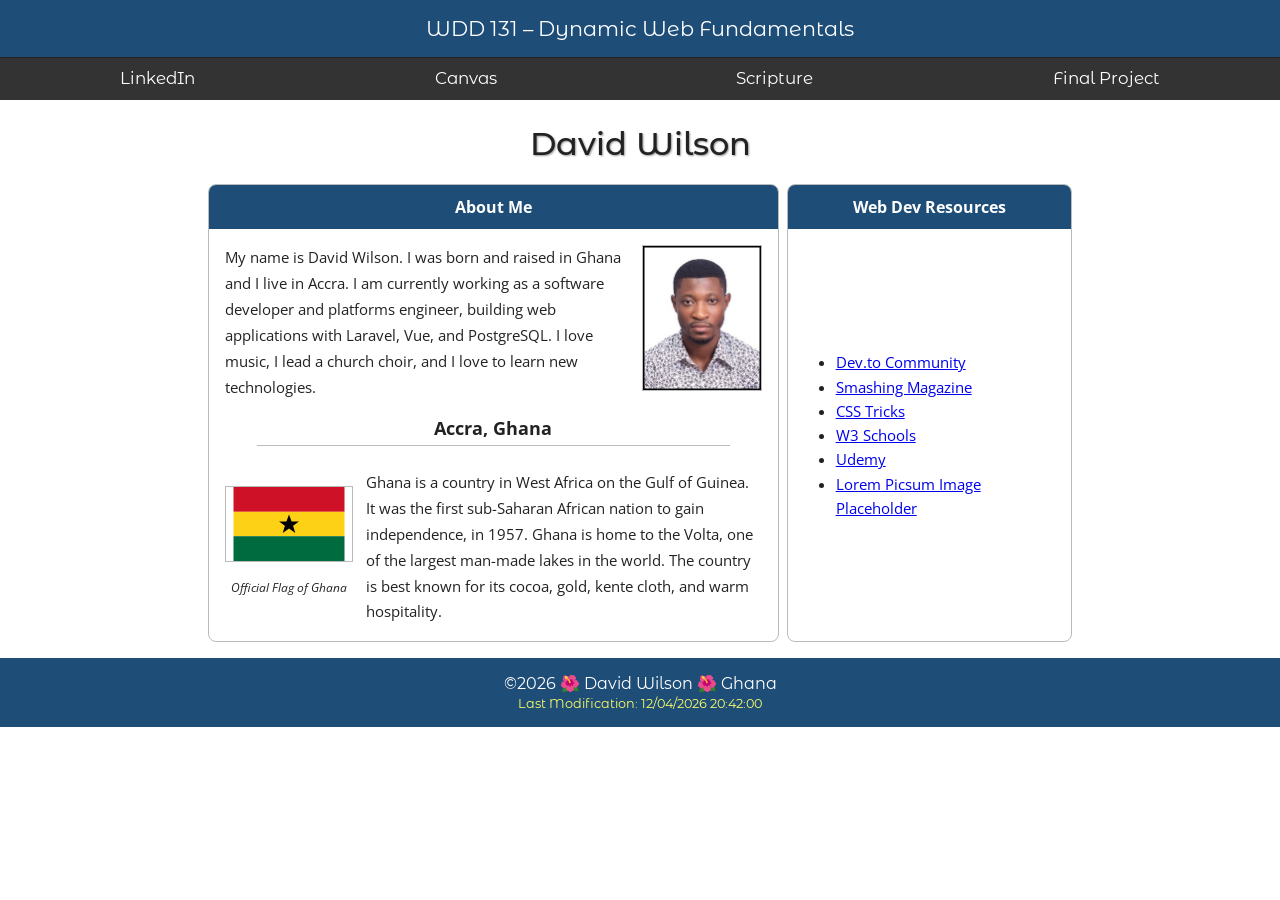
<file: index.html>
<!DOCTYPE html>
<html lang="en">
<head>
  <meta charset="UTF-8">
  <meta name="viewport" content="width=device-width, initial-scale=1.0">
  <title>WDD 131 – Dynamic Web Fundamentals – David Wilson</title>
  <meta name="description" content="WDD 131 – Dynamic Web Fundamentals course home page for David Wilson: software developer, coursework, and personal profile from Accra, Ghana.">
  <meta name="author" content="David Wilson">
  <link rel="preconnect" href="https://fonts.googleapis.com">
  <link rel="preconnect" href="https://fonts.gstatic.com" crossorigin>
  <link href="https://fonts.googleapis.com/css2?family=Montserrat+Alternates:wght@400;500&family=Open+Sans:wght@400;700&display=swap" rel="stylesheet">
  <link rel="stylesheet" href="styles/base.css">
  <script src="scripts/getdates.js" defer></script>
</head>
<body>
  <header>
    <span id="course-title">WDD 131 – Dynamic Web Fundamentals</span>
    <nav>
      <a href="https://www.linkedin.com/">LinkedIn</a>
      <a href="https://byupw.instructure.com/">Canvas</a>
      <a href="https://www.churchofjesuschrist.org/study/scriptures/bofm/ether/12?lang=eng&amp;id=p27#p27">Scripture</a>
      <a href="#">Final Project</a>
    </nav>
  </header>

  <main>
    <h1>David Wilson</h1>

    <section class="card about">
      <h2>About Me</h2>
      <div class="card-body">
        <img class="profile" src="images/profile.jpg" alt="Portrait of David Wilson" width="120" height="146">
        <p>My name is David Wilson. I was born and raised in Ghana and I live in Accra. I am currently working as a software developer and platforms engineer, building web applications with Laravel, Vue, and PostgreSQL. I love music, I lead a church choir, and I love to learn new technologies.</p>
        <h3>Accra, Ghana</h3>
        <figure>
          <img src="images/ghana.svg" alt="Flag of Ghana" width="128" height="76">
          <figcaption>Official Flag of Ghana</figcaption>
        </figure>
        <p>Ghana is a country in West Africa on the Gulf of Guinea. It was the first sub-Saharan African nation to gain independence, in 1957. Ghana is home to the Volta, one of the largest man-made lakes in the world. The country is best known for its cocoa, gold, kente cloth, and warm hospitality.</p>
      </div>
    </section>

    <section class="card resources">
      <h2>Web Dev Resources</h2>
      <div class="card-body">
        <ul>
          <li><a href="https://dev.to/">Dev.to Community</a></li>
          <li><a href="https://www.smashingmagazine.com/">Smashing Magazine</a></li>
          <li><a href="https://css-tricks.com/">CSS Tricks</a></li>
          <li><a href="https://www.w3schools.com/">W3 Schools</a></li>
          <li><a href="https://www.udemy.com/">Udemy</a></li>
          <li><a href="https://picsum.photos/">Lorem Picsum Image Placeholder</a></li>
        </ul>
      </div>
    </section>
  </main>

  <footer>
    <p>&copy;<span id="currentyear"></span> 🌺 David Wilson 🌺 Ghana</p>
    <p id="lastModified"></p>
  </footer>
</body>
</html>
</file>
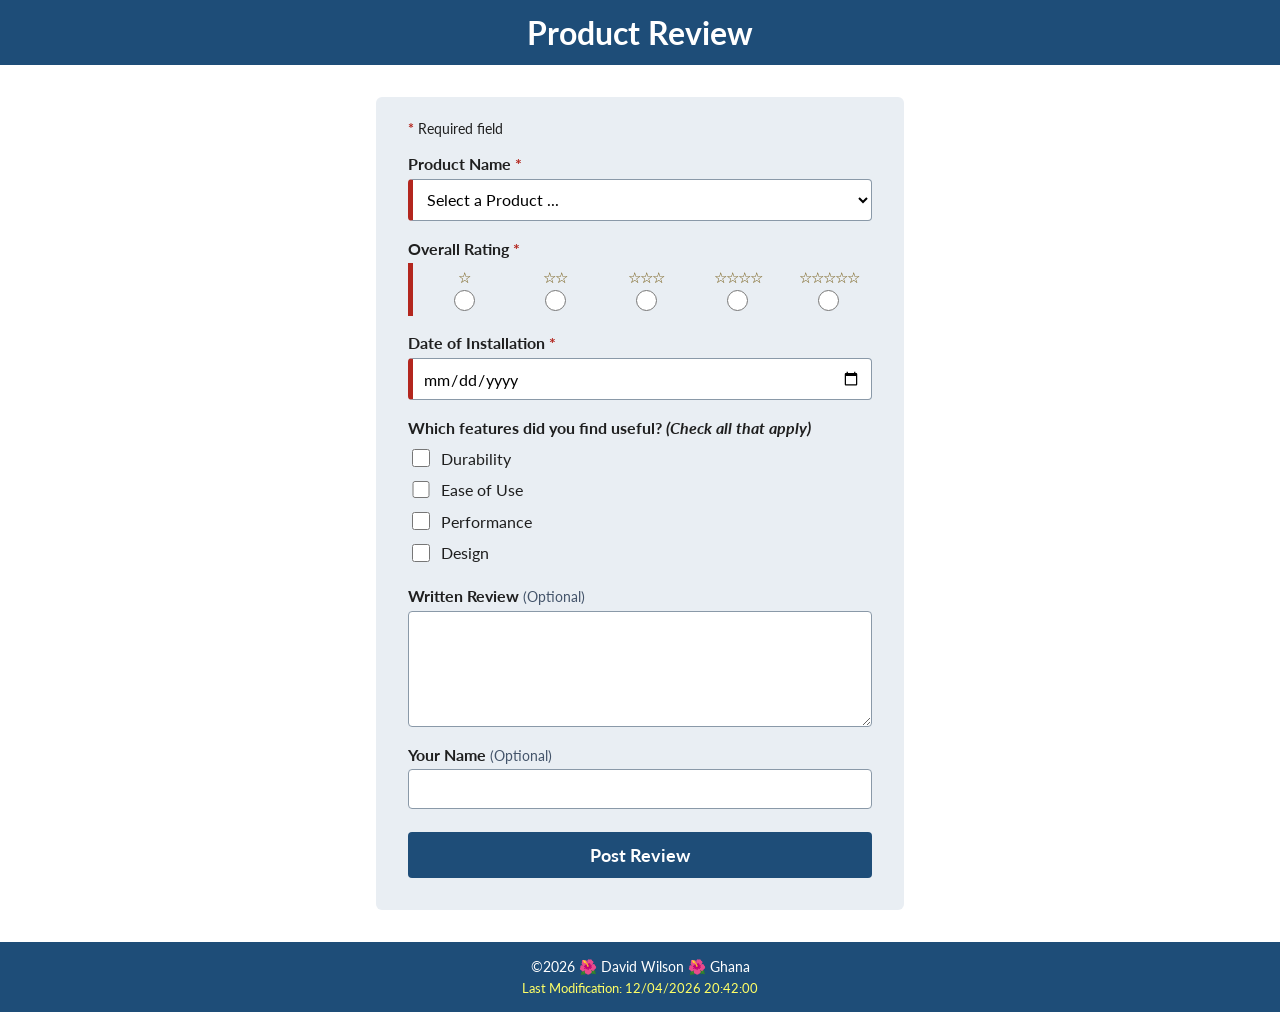
<file: form.html>
<!DOCTYPE html>
<html lang="en">
<head>
  <meta charset="UTF-8">
  <meta name="viewport" content="width=device-width, initial-scale=1.0">
  <title>Product Review Form | David Wilson | WDD 131</title>
  <meta name="description" content="Product review form for WDD 131 Dynamic Web Fundamentals by David Wilson. Rate a product, choose useful features, and write a review.">
  <meta name="author" content="David Wilson">
  <link rel="preconnect" href="https://fonts.googleapis.com">
  <link rel="preconnect" href="https://fonts.gstatic.com" crossorigin>
  <link href="https://fonts.googleapis.com/css2?family=Lato:wght@400;700&display=swap" rel="stylesheet">
  <link rel="stylesheet" href="styles/form.css">
  <script src="scripts/form.js" defer></script>
</head>
<body>
  <header>
    <h1>Product Review</h1>
  </header>

  <main>
    <form action="review.html" method="get">
      <p class="note"><span class="req" aria-hidden="true">*</span> Required field</p>

      <label for="product-name" class="field-title">Product Name <span class="req" aria-hidden="true">*</span></label>
      <select id="product-name" name="productName" required>
        <option value="" disabled selected>Select a Product ...</option>
      </select>

      <fieldset class="rating">
        <legend class="field-title">Overall Rating <span class="req" aria-hidden="true">*</span></legend>
        <div class="stars">
          <label for="rating-1"><span class="star-glyph" aria-hidden="true">&star;</span><span class="sr-only">1 star</span>
            <input type="radio" id="rating-1" name="rating" value="1" required>
          </label>
          <label for="rating-2"><span class="star-glyph" aria-hidden="true">&star;&star;</span><span class="sr-only">2 stars</span>
            <input type="radio" id="rating-2" name="rating" value="2" required>
          </label>
          <label for="rating-3"><span class="star-glyph" aria-hidden="true">&star;&star;&star;</span><span class="sr-only">3 stars</span>
            <input type="radio" id="rating-3" name="rating" value="3" required>
          </label>
          <label for="rating-4"><span class="star-glyph" aria-hidden="true">&star;&star;&star;&star;</span><span class="sr-only">4 stars</span>
            <input type="radio" id="rating-4" name="rating" value="4" required>
          </label>
          <label for="rating-5"><span class="star-glyph" aria-hidden="true">&star;&star;&star;&star;&star;</span><span class="sr-only">5 stars</span>
            <input type="radio" id="rating-5" name="rating" value="5" required>
          </label>
        </div>
      </fieldset>

      <label for="install-date" class="field-title">Date of Installation <span class="req" aria-hidden="true">*</span></label>
      <input type="date" id="install-date" name="installDate" required>

      <fieldset class="features">
        <legend class="field-title">Which features did you find useful? <em>(Check all that apply)</em></legend>
        <label for="durability"><input type="checkbox" id="durability" name="features" value="durability"> Durability</label>
        <label for="ease-of-use"><input type="checkbox" id="ease-of-use" name="features" value="ease of use"> Ease of Use</label>
        <label for="performance"><input type="checkbox" id="performance" name="features" value="performance"> Performance</label>
        <label for="design"><input type="checkbox" id="design" name="features" value="design"> Design</label>
      </fieldset>

      <label for="review" class="field-title">Written Review <span class="optional">(Optional)</span></label>
      <textarea id="review" name="review" rows="5"></textarea>

      <label for="user-name" class="field-title">Your Name <span class="optional">(Optional)</span></label>
      <input type="text" id="user-name" name="userName" autocomplete="name">

      <input type="submit" value="Post Review">
    </form>
  </main>

  <footer>
    <p>&copy;<span id="currentyear"></span> 🌺 David Wilson 🌺 Ghana</p>
    <p id="lastModified"></p>
  </footer>
</body>
</html>
</file>
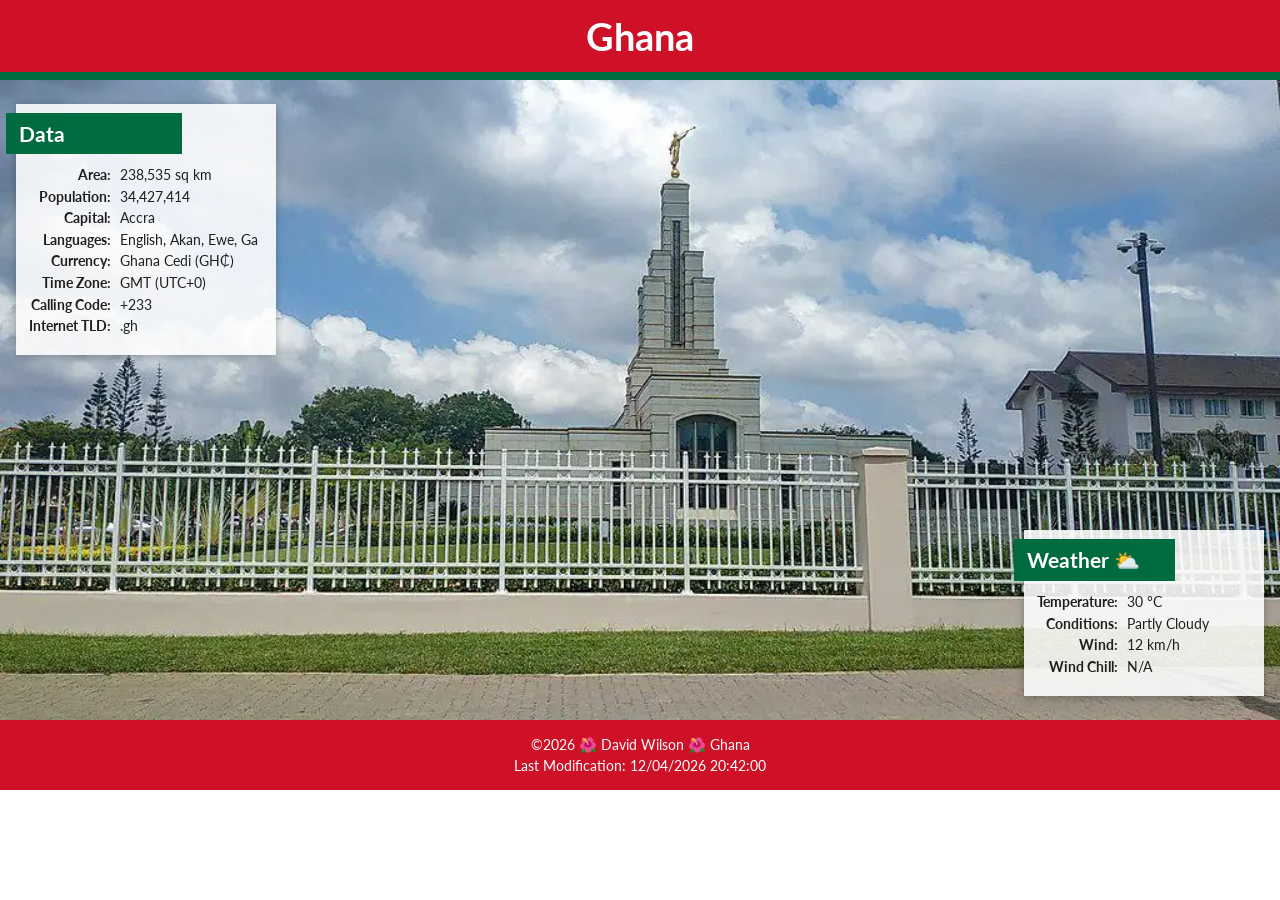
<file: place.html>
<!DOCTYPE html>
<html lang="en">
<head>
  <meta charset="UTF-8">
  <meta name="viewport" content="width=device-width, initial-scale=1.0">
  <title>Ghana | David Wilson | WDD 131</title>
  <meta name="description" content="Country page about Ghana with key facts, current weather, and wind chill, built by David Wilson for WDD 131 Dynamic Web Fundamentals.">
  <meta name="author" content="David Wilson">
  <link rel="preconnect" href="https://fonts.googleapis.com">
  <link rel="preconnect" href="https://fonts.gstatic.com" crossorigin>
  <link href="https://fonts.googleapis.com/css2?family=Lato:wght@400;700&display=swap" rel="stylesheet">
  <link rel="stylesheet" href="styles/place.css">
  <script src="scripts/place.js" defer></script>
</head>
<body>
  <header>
    <h1>Ghana</h1>
  </header>

  <main>
    <picture class="hero">
      <source media="(max-width: 699px)" srcset="images/ghana-hero-small.webp">
      <source media="(min-width: 700px)" srcset="images/ghana-hero-large.webp">
      <img src="images/ghana-hero-large.webp" alt="The Accra Ghana Temple under a cloudy sky in Accra, Ghana" width="1024" height="512">
    </picture>

    <section class="data">
      <h2>Data</h2>
      <dl>
        <dt>Area:</dt><dd>238,535 sq km</dd>
        <dt>Population:</dt><dd>34,427,414</dd>
        <dt>Capital:</dt><dd>Accra</dd>
        <dt>Languages:</dt><dd>English, Akan, Ewe, Ga</dd>
        <dt>Currency:</dt><dd>Ghana Cedi (GH₵)</dd>
        <dt>Time Zone:</dt><dd>GMT (UTC+0)</dd>
        <dt>Calling Code:</dt><dd>+233</dd>
        <dt>Internet TLD:</dt><dd>.gh</dd>
      </dl>
    </section>

    <section class="weather">
      <h2>Weather</h2>
      <img class="weather-icon" src="images/weather.svg" alt="Partly cloudy weather icon" width="64" height="64">
      <dl>
        <dt>Temperature:</dt><dd><span id="temperature">30</span> °C</dd>
        <dt>Conditions:</dt><dd>Partly Cloudy</dd>
        <dt>Wind:</dt><dd><span id="windspeed">12</span> km/h</dd>
        <dt>Wind Chill:</dt><dd id="windchill">N/A</dd>
      </dl>
    </section>
  </main>

  <footer>
    <p>&copy;<span id="currentyear"></span> 🌺 David Wilson 🌺 Ghana</p>
    <p id="lastModified"></p>
  </footer>
</body>
</html>
</file>
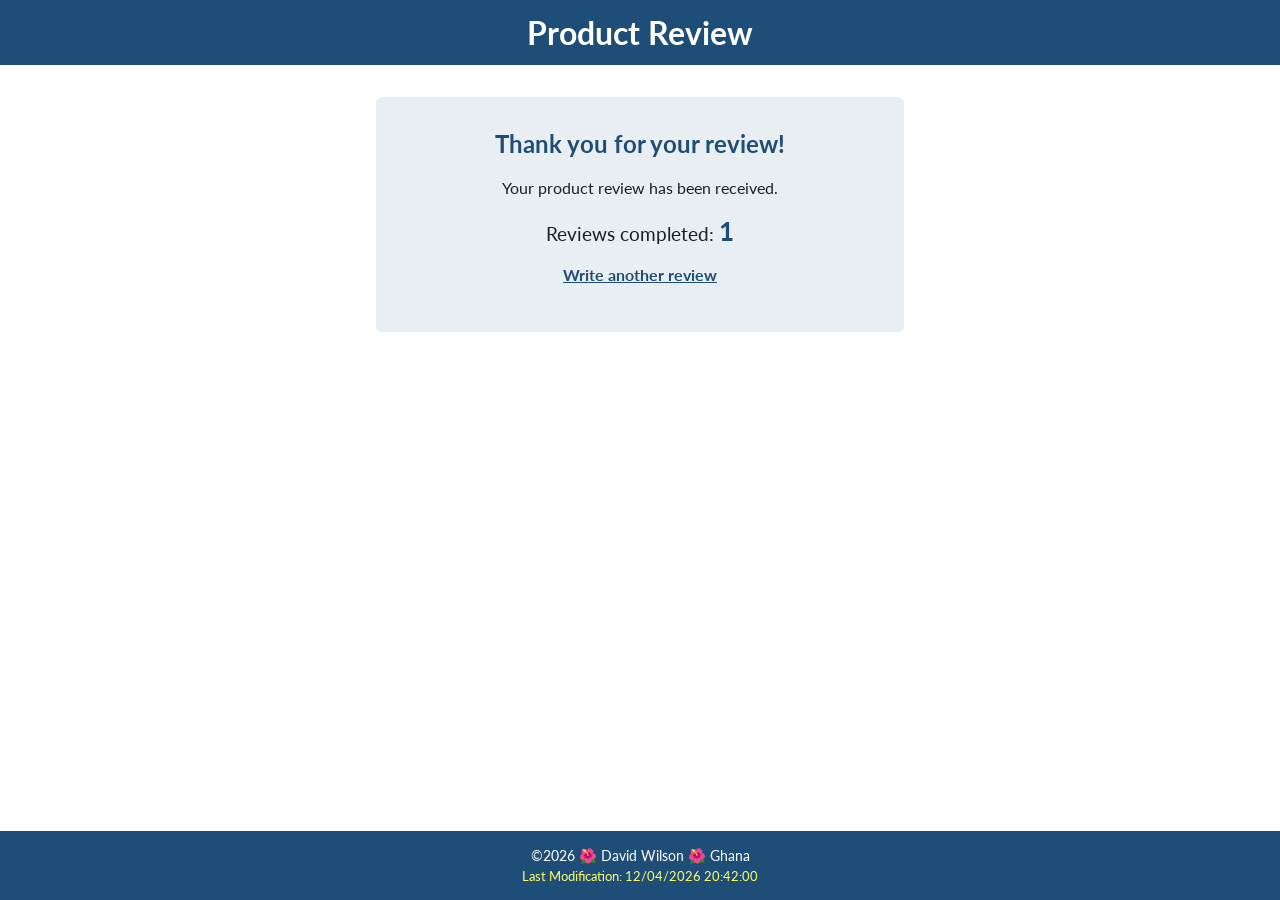
<file: review.html>
<!DOCTYPE html>
<html lang="en">
<head>
  <meta charset="UTF-8">
  <meta name="viewport" content="width=device-width, initial-scale=1.0">
  <title>Review Confirmation | David Wilson | WDD 131</title>
  <meta name="description" content="Confirmation page for the WDD 131 product review form by David Wilson, showing how many reviews have been completed.">
  <meta name="author" content="David Wilson">
  <link rel="preconnect" href="https://fonts.googleapis.com">
  <link rel="preconnect" href="https://fonts.gstatic.com" crossorigin>
  <link href="https://fonts.googleapis.com/css2?family=Lato:wght@400;700&display=swap" rel="stylesheet">
  <link rel="stylesheet" href="styles/form.css">
  <script src="scripts/review.js" defer></script>
</head>
<body>
  <header>
    <h1>Product Review</h1>
  </header>

  <main>
    <section class="confirmation">
      <h2>Thank you for your review!</h2>
      <p>Your product review has been received.</p>
      <p class="count">Reviews completed: <span id="review-count">0</span></p>
      <p><a href="form.html">Write another review</a></p>
    </section>
  </main>

  <footer>
    <p>&copy;<span id="currentyear"></span> 🌺 David Wilson 🌺 Ghana</p>
    <p id="lastModified"></p>
  </footer>
</body>
</html>
</file>
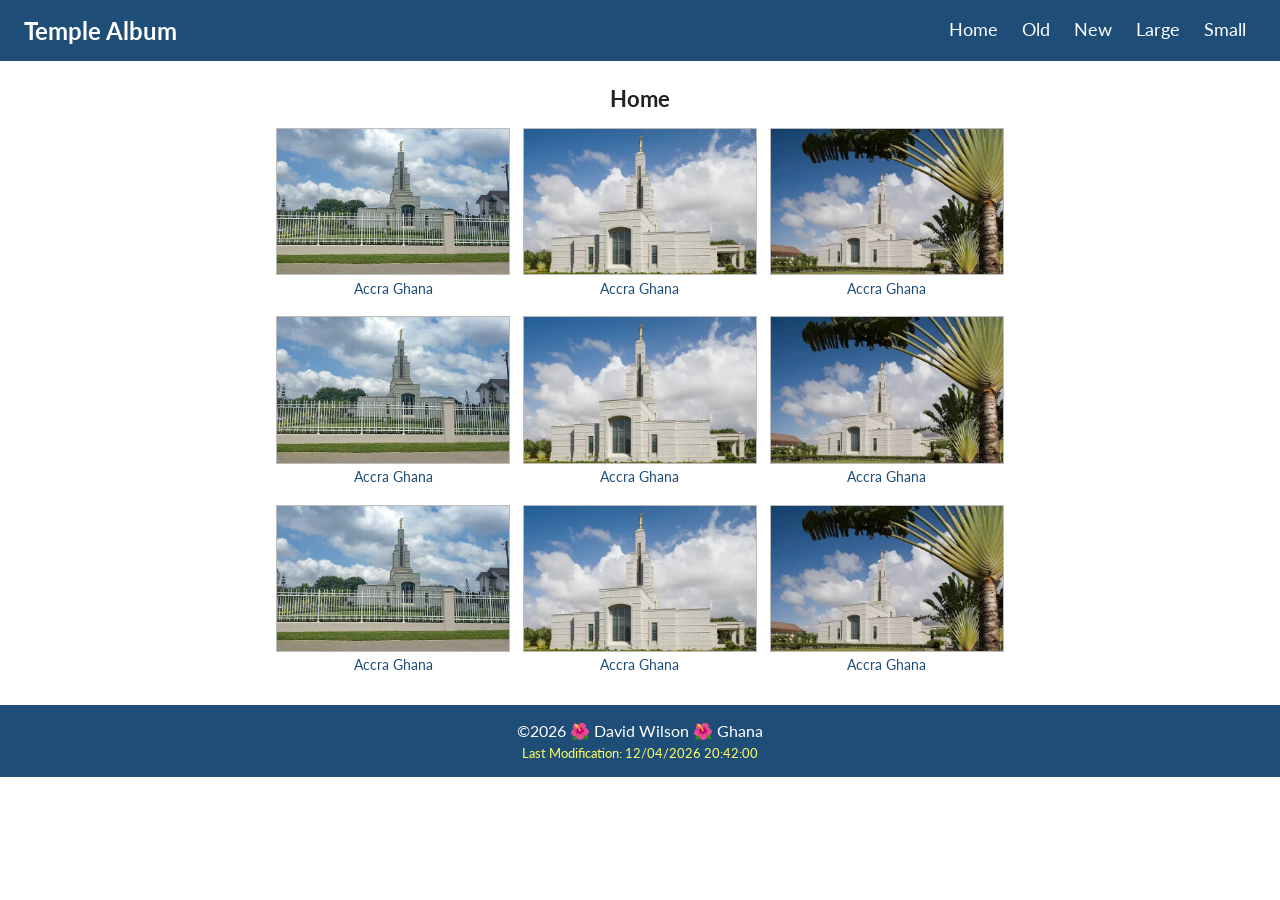
<file: temples.html>
<!DOCTYPE html>
<html lang="en">
<head>
  <meta charset="UTF-8">
  <meta name="viewport" content="width=device-width, initial-scale=1.0">
  <title>Temple Album | David Wilson</title>
  <meta name="description" content="WDD 131 Temple Album by David Wilson – a responsive picture album of temples of The Church of Jesus Christ of Latter-day Saints.">
  <meta name="author" content="David Wilson">
  <link rel="preconnect" href="https://fonts.googleapis.com">
  <link rel="preconnect" href="https://fonts.gstatic.com" crossorigin>
  <link href="https://fonts.googleapis.com/css2?family=Lato:wght@400;700&display=swap" rel="stylesheet">
  <link rel="stylesheet" href="styles/temples.css">
  <link rel="stylesheet" href="styles/temples-large.css">
  <script src="scripts/temples.js" defer></script>
</head>
<body>
  <header>
    <span class="site-title">Temple Album</span>
    <button id="menu" aria-label="Toggle navigation menu" aria-expanded="false">&#9776;</button>
    <nav id="nav-menu">
      <a href="index.html">Home</a>
      <a href="#">Old</a>
      <a href="#">New</a>
      <a href="#">Large</a>
      <a href="#">Small</a>
    </nav>
  </header>

  <main>
    <h1>Home</h1>
    <div class="album">
      <figure>
        <img src="images/accra-ghana-1.webp" alt="Accra Ghana Temple seen from the street" width="640" height="400" loading="lazy">
        <figcaption>Accra Ghana</figcaption>
      </figure>
      <figure>
        <img src="images/accra-ghana-2.webp" alt="Front view of the Accra Ghana Temple" width="640" height="400" loading="lazy">
        <figcaption>Accra Ghana</figcaption>
      </figure>
      <figure>
        <img src="images/accra-ghana-3.webp" alt="Accra Ghana Temple framed by palm trees" width="640" height="400" loading="lazy">
        <figcaption>Accra Ghana</figcaption>
      </figure>
      <figure>
        <img src="images/accra-ghana-1.webp" alt="Accra Ghana Temple seen from the street" width="640" height="400" loading="lazy">
        <figcaption>Accra Ghana</figcaption>
      </figure>
      <figure>
        <img src="images/accra-ghana-2.webp" alt="Front view of the Accra Ghana Temple" width="640" height="400" loading="lazy">
        <figcaption>Accra Ghana</figcaption>
      </figure>
      <figure>
        <img src="images/accra-ghana-3.webp" alt="Accra Ghana Temple framed by palm trees" width="640" height="400" loading="lazy">
        <figcaption>Accra Ghana</figcaption>
      </figure>
      <figure>
        <img src="images/accra-ghana-1.webp" alt="Accra Ghana Temple seen from the street" width="640" height="400" loading="lazy">
        <figcaption>Accra Ghana</figcaption>
      </figure>
      <figure>
        <img src="images/accra-ghana-2.webp" alt="Front view of the Accra Ghana Temple" width="640" height="400" loading="lazy">
        <figcaption>Accra Ghana</figcaption>
      </figure>
      <figure>
        <img src="images/accra-ghana-3.webp" alt="Accra Ghana Temple framed by palm trees" width="640" height="400" loading="lazy">
        <figcaption>Accra Ghana</figcaption>
      </figure>
    </div>
  </main>

  <footer>
    <p>&copy;<span id="currentyear"></span> 🌺 David Wilson 🌺 Ghana</p>
    <p id="lastModified"></p>
  </footer>
</body>
</html>
</file>
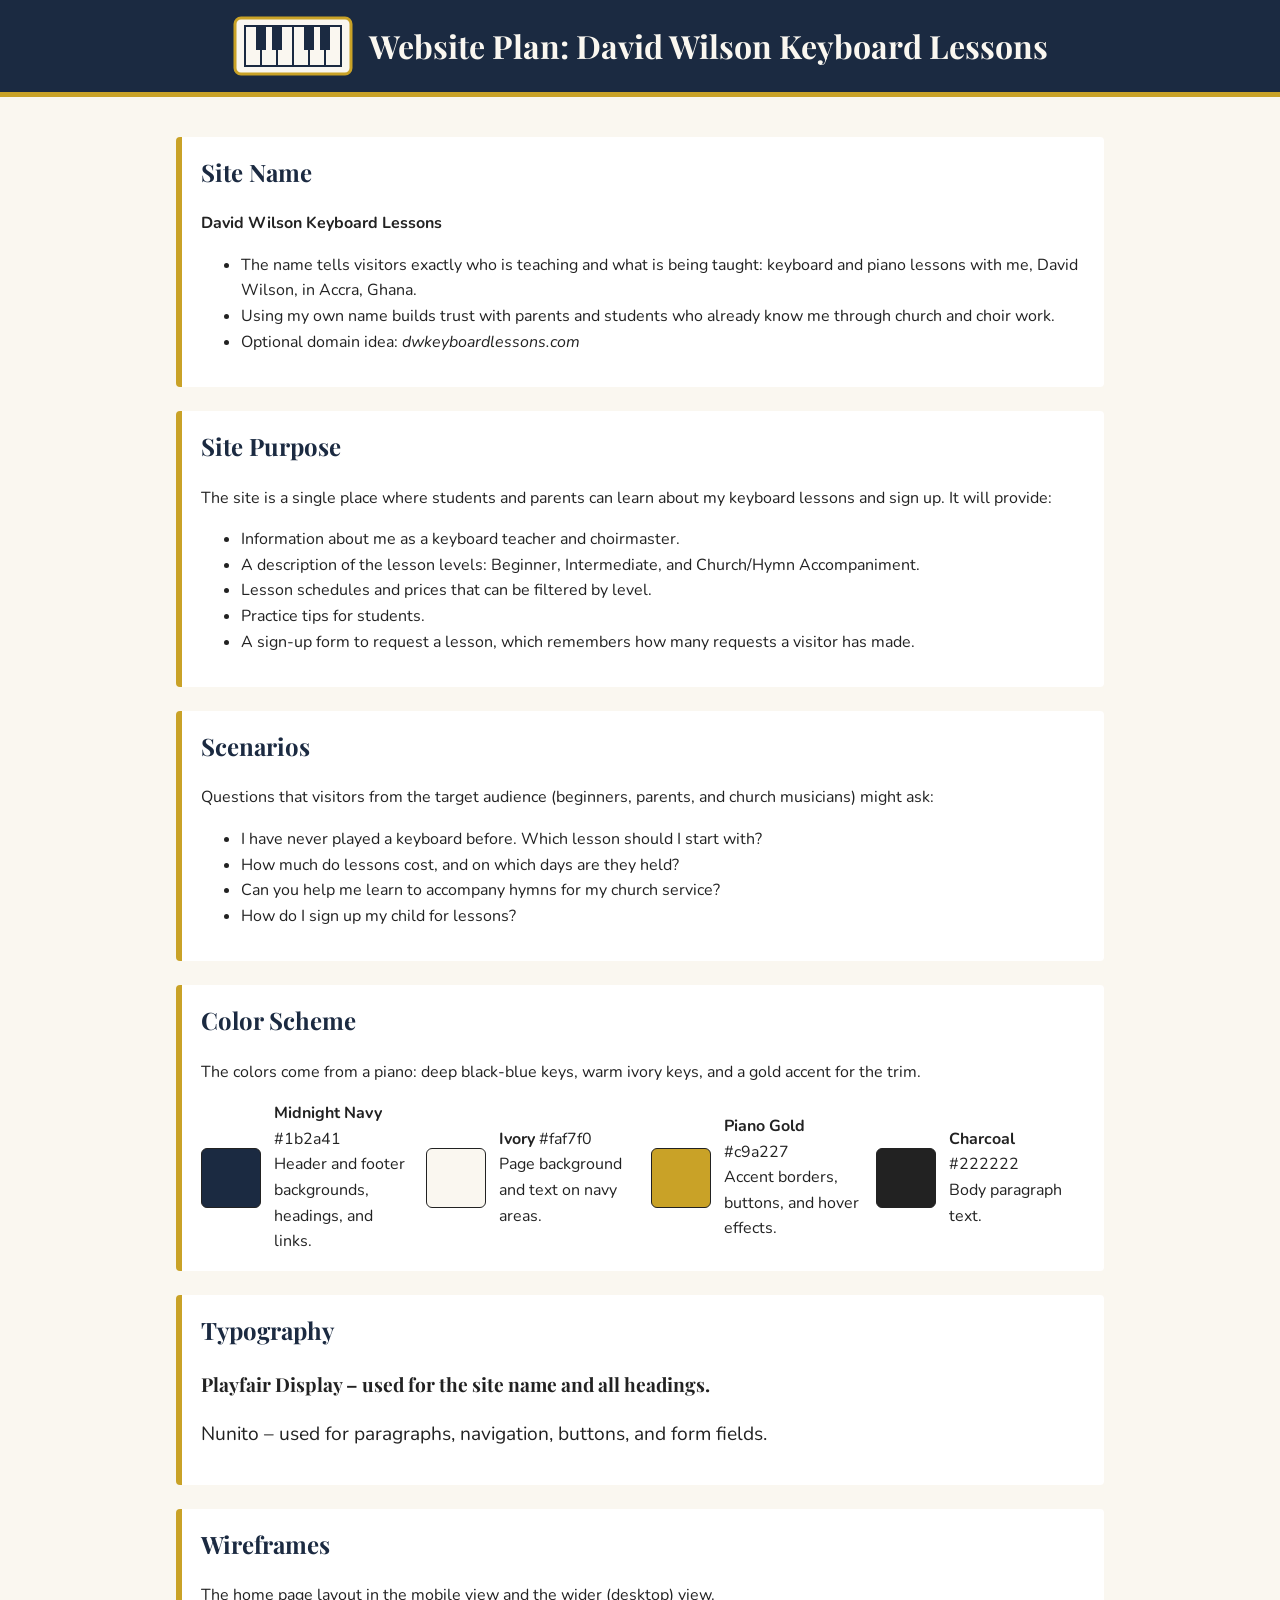
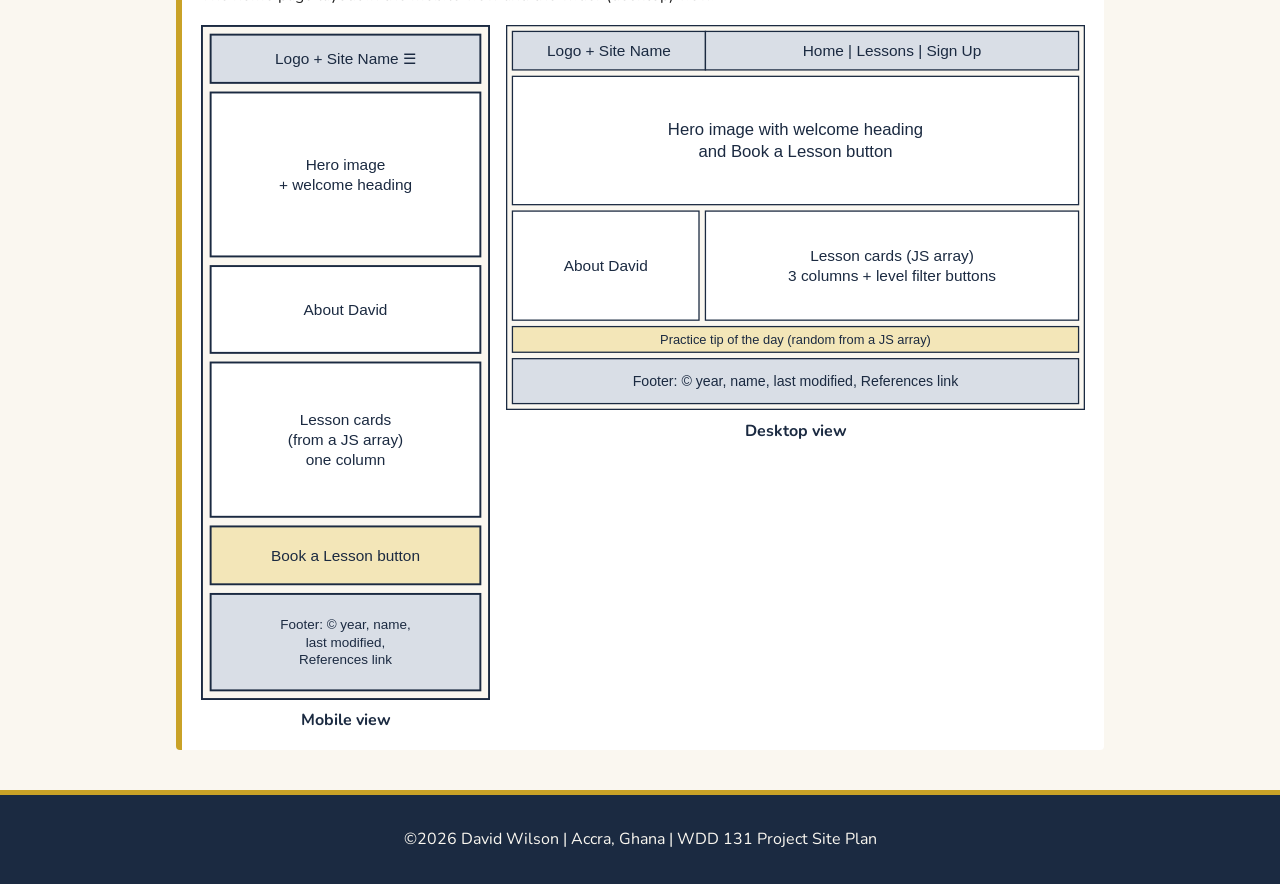
<file: project/siteplan.html>
<!DOCTYPE html>
<html lang="en">
<head>
  <meta charset="UTF-8">
  <meta name="viewport" content="width=device-width, initial-scale=1.0">
  <title>Site Plan | David Wilson Keyboard Lessons</title>
  <meta name="description" content="Website planning document for David Wilson Keyboard Lessons: site name, purpose, scenarios, color scheme, typography, and wireframes for WDD 131.">
  <meta name="author" content="David Wilson">
  <link rel="preconnect" href="https://fonts.googleapis.com">
  <link rel="preconnect" href="https://fonts.gstatic.com" crossorigin>
  <link href="https://fonts.googleapis.com/css2?family=Nunito:wght@400;700&family=Playfair+Display:wght@700&display=swap" rel="stylesheet">
  <link rel="stylesheet" href="styles/siteplan.css">
</head>
<body>
  <header>
    <img src="images/logo.svg" alt="David Wilson Keyboard Lessons logo of piano keys" width="120" height="60">
    <h1>Website Plan: David Wilson Keyboard Lessons</h1>
  </header>

  <main>
    <section>
      <h2>Site Name</h2>
      <p><strong>David Wilson Keyboard Lessons</strong></p>
      <ul>
        <li>The name tells visitors exactly who is teaching and what is being taught: keyboard and piano lessons with me, David Wilson, in Accra, Ghana.</li>
        <li>Using my own name builds trust with parents and students who already know me through church and choir work.</li>
        <li>Optional domain idea: <em>dwkeyboardlessons.com</em></li>
      </ul>
    </section>

    <section>
      <h2>Site Purpose</h2>
      <p>The site is a single place where students and parents can learn about my keyboard lessons and sign up. It will provide:</p>
      <ul>
        <li>Information about me as a keyboard teacher and choirmaster.</li>
        <li>A description of the lesson levels: Beginner, Intermediate, and Church/Hymn Accompaniment.</li>
        <li>Lesson schedules and prices that can be filtered by level.</li>
        <li>Practice tips for students.</li>
        <li>A sign-up form to request a lesson, which remembers how many requests a visitor has made.</li>
      </ul>
    </section>

    <section>
      <h2>Scenarios</h2>
      <p>Questions that visitors from the target audience (beginners, parents, and church musicians) might ask:</p>
      <ul>
        <li>I have never played a keyboard before. Which lesson should I start with?</li>
        <li>How much do lessons cost, and on which days are they held?</li>
        <li>Can you help me learn to accompany hymns for my church service?</li>
        <li>How do I sign up my child for lessons?</li>
      </ul>
    </section>

    <section>
      <h2>Color Scheme</h2>
      <p>The colors come from a piano: deep black-blue keys, warm ivory keys, and a gold accent for the trim.</p>
      <div class="swatches">
        <div class="swatch">
          <span class="chip navy" aria-hidden="true"></span>
          <p><strong>Midnight Navy</strong> #1b2a41<br>Header and footer backgrounds, headings, and links.</p>
        </div>
        <div class="swatch">
          <span class="chip ivory" aria-hidden="true"></span>
          <p><strong>Ivory</strong> #faf7f0<br>Page background and text on navy areas.</p>
        </div>
        <div class="swatch">
          <span class="chip gold" aria-hidden="true"></span>
          <p><strong>Piano Gold</strong> #c9a227<br>Accent borders, buttons, and hover effects.</p>
        </div>
        <div class="swatch">
          <span class="chip charcoal" aria-hidden="true"></span>
          <p><strong>Charcoal</strong> #222222<br>Body paragraph text.</p>
        </div>
      </div>
    </section>

    <section>
      <h2>Typography</h2>
      <p class="font-sample heading-font">Playfair Display – used for the site name and all headings.</p>
      <p class="font-sample body-font">Nunito – used for paragraphs, navigation, buttons, and form fields.</p>
    </section>

    <section>
      <h2>Wireframes</h2>
      <p>The home page layout in the mobile view and the wider (desktop) view.</p>
      <div class="wireframes">
        <figure>
          <img src="images/wireframe-mobile.svg" alt="Mobile wireframe: header with hamburger menu, hero image, about section, one column of lesson cards, call to action button, and footer" width="300" height="700" loading="lazy">
          <figcaption>Mobile view</figcaption>
        </figure>
        <figure>
          <img src="images/wireframe-desktop.svg" alt="Desktop wireframe: header with navigation, wide hero image, about section beside three columns of lesson cards, practice tip banner, and footer" width="900" height="600" loading="lazy">
          <figcaption>Desktop view</figcaption>
        </figure>
      </div>
    </section>
  </main>

  <footer>
    <p>&copy;2026 David Wilson | Accra, Ghana | WDD 131 Project Site Plan</p>
  </footer>
</body>
</html>
</file>
<file: styles/base.css>
:root {
  --primary: #1e4d78;
  --nav-bg: #333333;
  --text: #222222;
  --border: #bbbbbb;
  --highlight: #ffff66;
  --heading-font: "Montserrat Alternates", Arial, sans-serif;
  --body-font: "Open Sans", Arial, sans-serif;
}

* { box-sizing: border-box; }

body {
  margin: 0;
  font-family: var(--body-font);
  color: var(--text);
  background-color: #fff;
}

/* Header and navigation */
header {
  background-color: var(--primary);
  color: #fff;
  text-align: center;
  font-family: var(--heading-font);
}

#course-title {
  display: block;
  font-size: 1.3rem;
  padding: 1rem;
}

nav {
  display: flex;
  justify-content: space-between;
  background-color: var(--nav-bg);
  border-top: 1px solid #222;
}

nav a {
  flex: 1 1 auto;
  color: #fff;
  text-decoration: none;
  font-size: 1.05rem;
  padding: 0.6rem 1rem;
  border-bottom: 3px solid transparent;
  transition: background-color 0.3s, border-color 0.3s;
}

nav a:hover,
nav a:focus {
  background-color: #000;
  border-bottom-color: var(--highlight);
}

/* Main layout */
main {
  max-width: 880px;
  margin: 0 auto;
  padding: 0 0.5rem 1rem;
  display: grid;
  grid-template-columns: 2fr 1fr;
  gap: 0.5rem;
}

h1 {
  grid-column: 1 / -1;
  text-align: center;
  font-family: var(--heading-font);
  font-weight: 500;
  font-size: 2rem;
  margin: 1.5rem 0 0.8rem;
  text-shadow: 1px 1px 2px #999;
}

/* Cards */
.card {
  display: flex;
  flex-direction: column;
  border: 1px solid var(--border);
  border-radius: 8px;
  overflow: hidden;
}

.card h2 {
  margin: 0;
  padding: 0.7rem;
  background-color: var(--primary);
  color: #fff;
  font-size: 1rem;
  font-weight: 700;
  text-align: center;
}

.card-body {
  flex: 1;
  padding: 1rem;
  font-size: 0.95rem;
}

.card p {
  line-height: 1.7;
  margin: 0;
}

.profile {
  float: right;
  margin: 0 0 1rem 0.8rem;
  border: 1px solid var(--border);
}

.card h3 {
  clear: both;
  text-align: center;
  font-size: 1.1rem;
  margin: 1rem 2rem 1.5rem;
  padding-bottom: 0.3rem;
  border-bottom: 1px solid var(--border);
}

figure {
  float: left;
  width: 128px;
  margin: 1rem 0.8rem 0.5rem 0;
  text-align: center;
}

figure img {
  display: block;
  border: 1px solid var(--border);
}

figcaption {
  font-size: 0.75rem;
  font-style: italic;
  line-height: 1.6;
  margin-top: 1rem;
}

.about .card-body::after {
  content: "";
  display: block;
  clear: both;
}

/* Resources card: list centered vertically */
.resources .card-body {
  display: flex;
  align-items: center;
}

.resources ul {
  margin: 0;
  padding-left: 2rem;
}

.resources li {
  line-height: 1.6;
}

.resources a {
  color: #0000ee;
}

/* Footer */
footer {
  background-color: var(--primary);
  color: #fff;
  text-align: center;
  font-family: var(--heading-font);
  padding: 0.8rem;
}

footer p {
  margin: 0.2rem 0;
}

#lastModified {
  color: var(--highlight);
  font-size: 0.8rem;
}

@media (max-width: 700px) {
  main { grid-template-columns: 1fr; }
  nav { flex-direction: column; }
}
</file>
<file: styles/form.css>
:root {
  --primary: #1e4d78;
  --primary-dark: #133452;
  --panel: #e9eef3;
  --text: #1f1f1f;
  --required: #b3261e;
  --optional: #44546a;
  --font: "Lato", Arial, sans-serif;
}

* { box-sizing: border-box; }

body {
  display: flex;
  flex-direction: column;
  min-height: 100vh;
  margin: 0;
  font-family: var(--font);
  color: var(--text);
  background-color: #fff;
}

header {
  background-color: var(--primary);
  color: #fff;
  text-align: center;
  padding: 0.8rem;
}

header h1 {
  margin: 0;
  font-size: 1.6rem;
}

main {
  flex: 1;
  width: 100%;
  max-width: 560px;
  margin: 1rem auto;
  padding: 0 1rem;
}

form,
.confirmation {
  background-color: var(--panel);
  border-radius: 6px;
  padding: 1rem 1.2rem 1.4rem;
}

.note {
  margin: 0 0 0.5rem;
  font-size: 0.85rem;
}

.req {
  color: var(--required);
  font-weight: 700;
}

.optional {
  color: var(--optional);
  font-size: 0.85rem;
  font-weight: 400;
}

.field-title {
  display: block;
  font-weight: 700;
  margin: 1.1rem 0 0.35rem;
  padding: 0;
}

select,
input[type="date"],
input[type="text"],
textarea {
  display: block;
  width: 100%;
  padding: 0.6rem;
  font: inherit;
  border: 1px solid #8a99a8;
  border-radius: 4px;
  background-color: #fff;
}

/* Visual clue for required fields */
select:required,
input[type="date"]:required {
  border-left: 5px solid var(--required);
}

select:valid,
input[type="date"]:valid {
  border-left-color: #1f7a3a;
}

select:focus,
input:focus,
textarea:focus {
  outline: 3px solid var(--primary);
  outline-offset: 1px;
}

fieldset {
  border: none;
  margin: 1.1rem 0 0;
  padding: 0;
}

legend.field-title {
  margin-top: 0;
}

/* Star rating */
.stars {
  display: grid;
  grid-template-columns: repeat(5, 1fr);
  gap: 0.3rem;
  border-left: 5px solid var(--required);
  padding: 0.3rem 0 0.3rem 0.5rem;
}

.stars label {
  display: flex;
  flex-direction: column;
  align-items: center;
  gap: 0.2rem;
  cursor: pointer;
}

.star-glyph {
  font-size: 0.95rem;
  color: #6b4e00;
  letter-spacing: -1px;
}

.stars input {
  width: 1.3rem;
  height: 1.3rem;
  margin: 0;
  accent-color: var(--primary);
}

.stars:has(input:checked) {
  border-left-color: #1f7a3a;
}

.features label {
  display: flex;
  align-items: center;
  gap: 0.5rem;
  padding: 0.25rem 0;
}

.features input {
  width: 1.1rem;
  height: 1.1rem;
}

input[type="submit"] {
  display: block;
  width: 100%;
  margin-top: 1.4rem;
  padding: 0.8rem;
  font: inherit;
  font-size: 1.1rem;
  font-weight: 700;
  color: #fff;
  background-color: var(--primary);
  border: none;
  border-radius: 4px;
  cursor: pointer;
}

input[type="submit"]:hover,
input[type="submit"]:focus {
  background-color: var(--primary-dark);
}

.sr-only {
  position: absolute;
  width: 1px;
  height: 1px;
  overflow: hidden;
  clip: rect(0 0 0 0);
  white-space: nowrap;
}

/* Confirmation page */
.confirmation {
  text-align: center;
}

.confirmation h2 {
  color: var(--primary);
  margin-top: 0.5rem;
}

.count {
  font-size: 1.2rem;
}

#review-count {
  font-weight: 700;
  font-size: 1.6rem;
  color: var(--primary);
}

.confirmation a {
  color: var(--primary);
  font-weight: 700;
}

footer {
  background-color: var(--primary);
  color: #fff;
  text-align: center;
  padding: 0.8rem;
  font-size: 0.9rem;
}

footer p {
  margin: 0.2rem 0;
}

#lastModified {
  color: #ffff66;
  font-size: 0.8rem;
}

@media (min-width: 640px) {
  header h1 {
    font-size: 2rem;
  }

  main {
    margin: 2rem auto;
  }

  form,
  .confirmation {
    padding: 1.5rem 2rem 2rem;
  }
}
</file>
<file: styles/place.css>
/* Ghana flag colours */
:root {
  --red: #ce1126;
  --gold: #fcd116;
  --green: #006b3f;
  --text: #1f1f1f;
  --panel: rgba(255, 255, 255, 0.88);
  --font: "Lato", Arial, sans-serif;
}

* { box-sizing: border-box; }

body {
  margin: 0;
  font-family: var(--font);
  color: var(--text);
  background-color: #fff;
}

/* ---------- Mobile view (default) ---------- */
header {
  background-color: var(--red);
  color: #fff;
  text-align: center;
  border-bottom: 8px solid var(--green);
}

header h1 {
  margin: 0;
  padding: 0.8rem;
  font-size: 1.6rem;
}

.hero img {
  display: block;
  width: 100%;
  height: auto;
  border-bottom: 3px solid var(--red);
}

.data,
.weather {
  padding: 0.5rem 1rem 1rem;
  text-align: center;
}

.data {
  border-bottom: 1px solid #ddd;
}

h2 {
  margin: 0.5rem 0;
  font-size: 1.3rem;
}

.weather-icon {
  display: block;
  margin: 0.5rem auto;
}

dl {
  display: grid;
  grid-template-columns: 1fr 1fr;
  gap: 0.35rem 0.6rem;
  margin: 0.5rem 0;
  font-size: 0.9rem;
}

dt {
  font-weight: 700;
  text-align: right;
}

dd {
  margin: 0;
  text-align: left;
}

footer {
  background-color: var(--red);
  color: #fff;
  text-align: center;
  padding: 0.8rem;
  font-size: 0.9rem;
}

footer p {
  margin: 0.2rem 0;
}

/* ---------- Wider view ---------- */
@media (min-width: 700px) {
  header h1 {
    font-size: 2.4rem;
  }

  main {
    position: relative;
  }

  .hero img {
    border-bottom: none;
    max-height: 80vh;
    object-fit: cover;
  }

  .data,
  .weather {
    position: absolute;
    background-color: var(--panel);
    padding: 0 0.8rem 0.8rem;
    text-align: left;
    box-shadow: 0 2px 8px rgba(0, 0, 0, 0.25);
  }

  .data {
    top: 1.5rem;
    left: 1rem;
    width: 260px;
    border-bottom: none;
  }

  .weather {
    bottom: 1.5rem;
    right: 1rem;
    width: 240px;
  }

  h2 {
    background-color: var(--green);
    color: #fff;
    margin: 0.6rem -1.4rem 0.8rem;
    padding: 0.5rem 0.8rem;
    width: 75%;
  }

  /* SVG icon only in the mobile view */
  .weather-icon {
    display: none;
  }

  /* Emoticon after the Weather heading, wider view only */
  .weather h2::after {
    content: " ⛅";
  }

  dl {
    grid-template-columns: auto 1fr;
    font-size: 0.85rem;
  }
}
</file>
<file: styles/temples.css>
/* Mobile-first styles */
:root {
  --primary: #1e4d78;
  --text: #222222;
  --caption: #1e4d78;
  --border: #bbbbbb;
  --highlight: #ffff66;
  --font: "Lato", Arial, sans-serif;
}

* { box-sizing: border-box; }

body {
  margin: 0;
  font-family: var(--font);
  color: var(--text);
  background-color: #fff;
}

header {
  display: flex;
  flex-wrap: wrap;
  justify-content: space-between;
  align-items: center;
  background-color: var(--primary);
  color: #fff;
  padding: 0.8rem 1rem;
}

.site-title {
  font-size: 1.5rem;
  font-weight: 700;
}

#menu {
  font-size: 1.8rem;
  line-height: 1;
  background: none;
  border: none;
  color: #fff;
  cursor: pointer;
  padding: 0.2rem 0.4rem;
}

nav {
  display: none;
  flex-direction: column;
  width: 100%;
  margin-top: 0.5rem;
}

nav.open {
  display: flex;
}

nav a {
  color: #fff;
  text-decoration: none;
  font-size: 1.1rem;
  padding: 0.7rem 0.5rem;
  border-bottom: 2px solid transparent;
  transition: background-color 0.3s, border-color 0.3s;
}

nav a:hover,
nav a:focus {
  background-color: #133452;
  border-bottom-color: var(--highlight);
}

main {
  max-width: 760px;
  margin: 0 auto;
  padding: 1rem;
}

h1 {
  text-align: center;
  font-size: 1.4rem;
  margin: 0.5rem 0 1rem;
}

.album {
  display: grid;
  grid-template-columns: 1fr;
  gap: 1.5rem;
}

figure {
  margin: 0;
  text-align: center;
}

figure img {
  display: block;
  width: 100%;
  height: auto;
  border: 1px solid var(--border);
}

figcaption {
  color: var(--caption);
  font-size: 0.9rem;
  margin-top: 0.3rem;
}

footer {
  background-color: var(--primary);
  color: #fff;
  text-align: center;
  padding: 0.8rem;
  margin-top: 1rem;
}

footer p {
  margin: 0.2rem 0;
}

#lastModified {
  color: var(--highlight);
  font-size: 0.8rem;
}
</file>
<file: styles/temples-large.css>
/* Larger view styles */
@media (min-width: 640px) {
  #menu {
    display: none;
  }

  header {
    padding: 0.8rem 1.5rem;
  }

  nav,
  nav.open {
    display: flex;
    flex-direction: row;
    width: auto;
    margin-top: 0;
    gap: 0.3rem;
  }

  nav a {
    padding: 0.4rem 0.6rem;
  }

  .album {
    grid-template-columns: repeat(3, 1fr);
    gap: 1.2rem 0.8rem;
  }
}
</file>
<file: project/styles/siteplan.css>
:root {
  --navy: #1b2a41;
  --ivory: #faf7f0;
  --gold: #c9a227;
  --charcoal: #222222;
  --heading-font: "Playfair Display", Georgia, serif;
  --body-font: "Nunito", Arial, sans-serif;
}

* { box-sizing: border-box; }

body {
  margin: 0;
  font-family: var(--body-font);
  color: var(--charcoal);
  background-color: var(--ivory);
  line-height: 1.6;
}

header {
  display: flex;
  flex-wrap: wrap;
  align-items: center;
  justify-content: center;
  gap: 1rem;
  padding: 1rem;
  background-color: var(--navy);
  color: var(--ivory);
  border-bottom: 5px solid var(--gold);
}

h1,
h2 {
  font-family: var(--heading-font);
}

h1 {
  margin: 0;
  font-size: 1.6rem;
  text-align: center;
}

main {
  max-width: 960px;
  margin: 0 auto;
  padding: 1rem;
}

section {
  margin: 1.5rem 0;
  padding: 1rem 1.2rem;
  background-color: #fff;
  border-left: 6px solid var(--gold);
  border-radius: 4px;
}

h2 {
  margin-top: 0;
  color: var(--navy);
}

.swatches {
  display: grid;
  grid-template-columns: repeat(auto-fit, minmax(200px, 1fr));
  gap: 1rem;
}

.swatch {
  display: flex;
  align-items: center;
  gap: 0.8rem;
}

.swatch p {
  margin: 0;
}

.chip {
  flex: 0 0 60px;
  height: 60px;
  border: 1px solid var(--charcoal);
  border-radius: 6px;
}

.navy { background-color: var(--navy); }
.ivory { background-color: var(--ivory); }
.gold { background-color: var(--gold); }
.charcoal { background-color: var(--charcoal); }

.font-sample {
  font-size: 1.2rem;
}

.heading-font {
  font-family: var(--heading-font);
  font-weight: 700;
}

.body-font {
  font-family: var(--body-font);
}

.wireframes {
  display: grid;
  grid-template-columns: 1fr;
  gap: 1rem;
}

figure {
  margin: 0;
  text-align: center;
}

figure img {
  width: 100%;
  height: auto;
  max-width: 100%;
}

figure:first-child img {
  max-width: 300px;
}

figcaption {
  font-weight: 700;
  color: var(--navy);
}

footer {
  background-color: var(--navy);
  color: var(--ivory);
  text-align: center;
  padding: 1rem;
  border-top: 5px solid var(--gold);
}

@media (min-width: 700px) {
  h1 {
    font-size: 2rem;
  }

  .wireframes {
    grid-template-columns: 1fr 2fr;
    align-items: start;
  }
}
</file>
